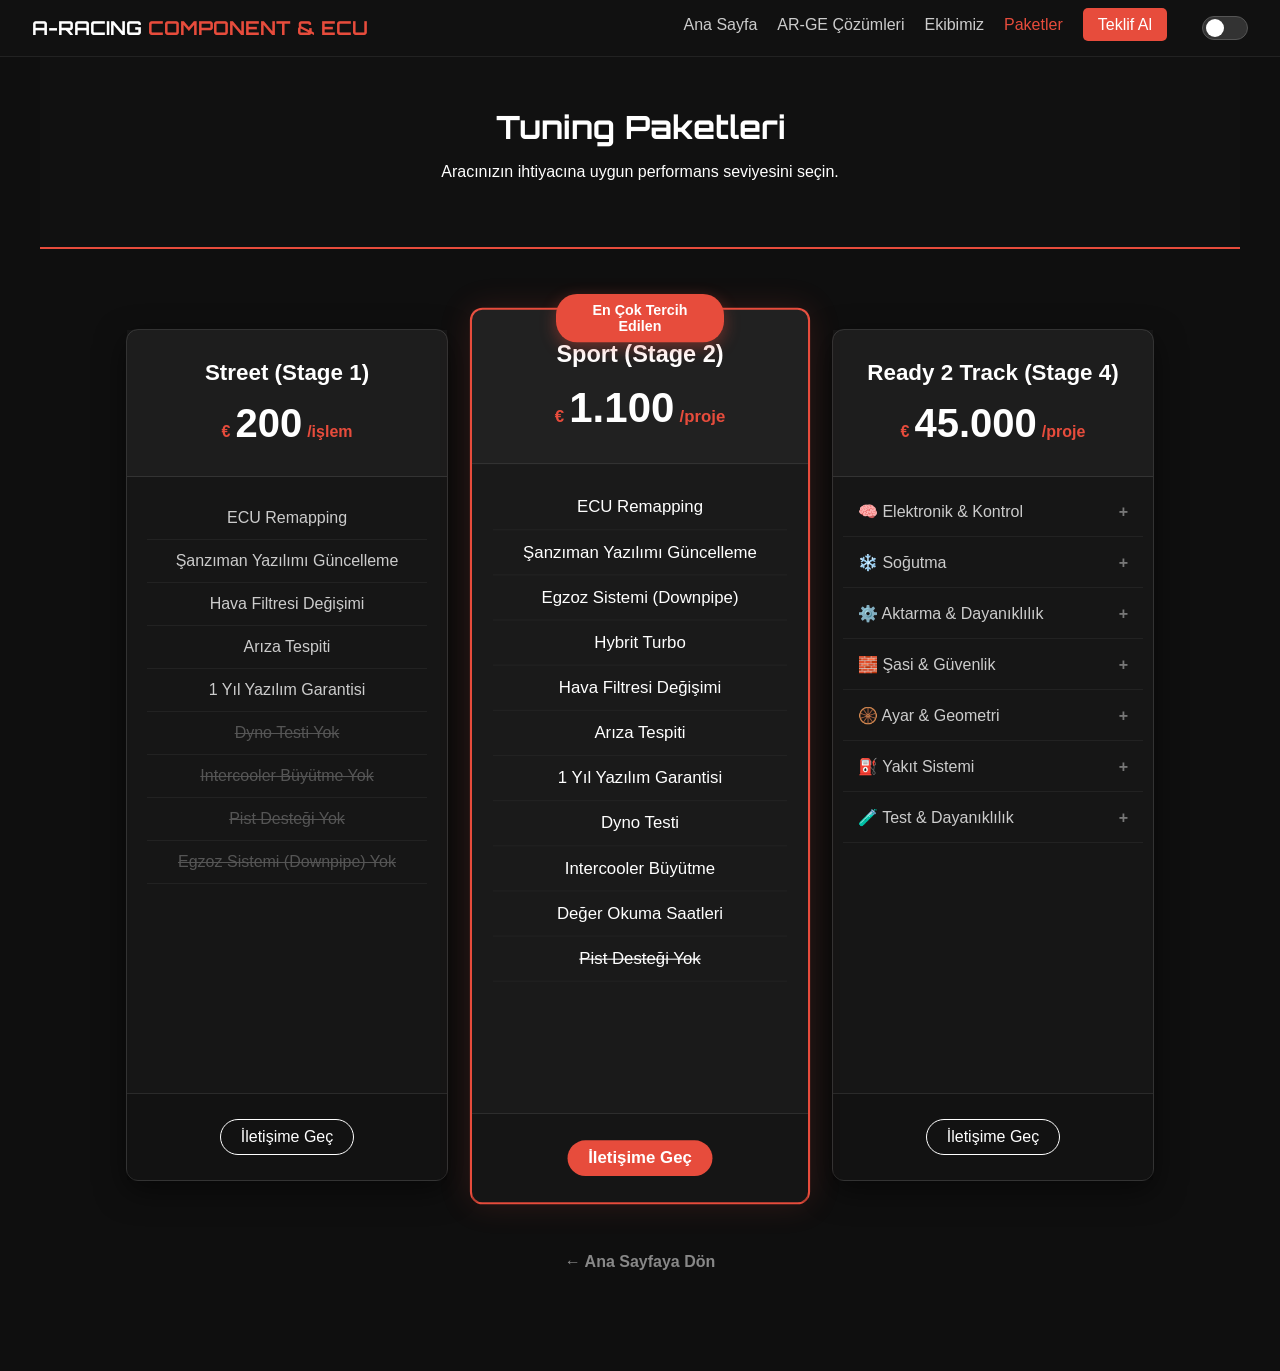
<file: task2.html>
<!DOCTYPE html>
<html lang="tr">
<head>
    <meta charset="UTF-8">
    <meta name="viewport" content="width=device-width, initial-scale=1.0">
    <title>Paketler | A-RACING</title>
    <link rel="stylesheet" href="style.css">
    <link href="https://fonts.googleapis.com/css2?family=Orbitron:wght@400;700&family=Roboto:wght@300;400;700&display=swap" rel="stylesheet">
    <link rel="stylesheet" href="https://cdnjs.cloudflare.com/ajax/libs/font-awesome/6.4.0/css/all.min.css">
</head>
<body>

    <nav class="navbar">
        <div class="logo" style="font-size: 1.2rem;">
            A-RACING <span>COMPONENT & ECU</span>
        </div>
        <ul class="nav-links">
            <li><a href="index.html">Ana Sayfa</a></li>
            <li><a href="index.html#services">AR-GE Çözümleri</a></li>
            <li><a href="team.html">Ekibimiz</a></li> 
            <li><a href="task2.html" class="active">Paketler</a></li>
            <li><a href="teklif.html" class="cta-btn">Teklif Al</a></li>
            <li class="theme-switch-wrapper" style="display: flex; align-items: center; margin-left: 15px;">
            <label class="theme-switch" for="theme-slider">
            <input type="checkbox" id="theme-slider">
            <div class="slider round"></div>
            </label>
            </li>
        </ul>
    </nav>

    <div class="main-container">

        <header class="page-header">
            <h1>Tuning Paketleri</h1>
            <p>Aracınızın ihtiyacına uygun performans seviyesini seçin.</p>
        </header>

        <div class="pricing-wrapper">

            <div class="card">
                <div class="card-header">
                    <h3>Street (Stage 1)</h3>
                    <div class="price-box">
                        <span class="currency">€</span>
                        <span class="amount">200</span>
                        <span class="period">/işlem</span>
                    </div>
                </div>
                <div class="card-body">
                    <ul>
                        <li>ECU Remapping</li>
                        <li>Şanzıman Yazılımı Güncelleme</li>
                        <li>Hava Filtresi Değişimi</li>
                        <li>Arıza Tespiti</li>
                        <li>1 Yıl Yazılım Garantisi</li>
                        <li class="disabled">Dyno Testi Yok</li>
                        <li class="disabled">Intercooler Büyütme Yok</li>
                        <li class="disabled">Pist Desteği Yok</li>
                        <li class="disabled">Egzoz Sistemi (Downpipe) Yok</li>
                    </ul>
                </div>
                <div class="card-footer">
                    <button class="btn toggle-btn" onclick="toggleSocials(this)">İletişime Geç</button>
                    
                    <div class="social-dropdown" style="display: none;">
                        <a href="https://www.instagram.com/ardahacimusalar/" target="_blank"><i class="fab fa-instagram"></i></a>
                        <a href="https://www.linkedin.com/in/ardahacimusalar/" target="_blank"><i class="fab fa-linkedin"></i></a>
                        <a href="mailto:ardahacimusalar@gmail.com"><i class="fas fa-envelope"></i></a>
                        <a href="https://github.com/ardahacimusalar" target="_blank"><i class="fab fa-github"></i></a>
                    </div>
                </div>
            </div>

            <div class="card popular">
                <div class="badge">En Çok Tercih Edilen</div> 
                
                <div class="card-header">
                    <h3>Sport (Stage 2)</h3>
                    <div class="price-box">
                        <span class="currency">€</span>
                        <span class="amount">1.100</span>
                        <span class="period">/proje</span>
                    </div>
                </div>
                <div class="card-body">
                    <ul>
                        <li>ECU Remapping</li>
                        <li>Şanzıman Yazılımı Güncelleme</li>
                        <li>Egzoz Sistemi (Downpipe)</li>
                        <li>Hybrit Turbo</li>
                        <li>Hava Filtresi Değişimi</li>
                        <li>Arıza Tespiti</li>
                        <li>1 Yıl Yazılım Garantisi</li>
                        <li>Dyno Testi</li>
                        <li>Intercooler Büyütme</li>
                        <li>Değer Okuma Saatleri</li>
                        <li class="disabled">Pist Desteği Yok</li>
                        
                    </ul>
                </div>
                <div class="card-footer">
                    <button class="btn btn-primary toggle-btn" onclick="toggleSocials(this)">İletişime Geç</button>
                    
                    <div class="social-dropdown" style="display: none;">
                        <a href="https://www.instagram.com/ardahacimusalar/" target="_blank"><i class="fab fa-instagram"></i></a>
                        <a href="https://www.linkedin.com/in/ardahacimusalar/" target="_blank"><i class="fab fa-linkedin"></i></a>
                        <a href="mailto:ardahacimusalar@gmail.com"><i class="fas fa-envelope"></i></a>
                        <a href="https://github.com/ardahacimusalar" target="_blank"><i class="fab fa-github"></i></a>
                    </div>
                </div>
            </div>

        <div class="card"> <div class="card-header">
                    <h3>Ready 2 Track (Stage 4)</h3>
                    <div class="price-box">
                        <span class="currency">€</span>
                        <span class="amount">45.000</span>
                        <span class="period">/proje</span>
                    </div>
                </div>
                
                <div class="accordion-container">
                    
                    <button class="acc-btn">🧠 Elektronik & Kontrol</button>
                    <div class="acc-panel">
                        <ul>
                            <li>Bağımsız ECU (MoTeC/Haltech)</li>
                            <li>Traction & Launch Control</li>
                            <li>Data Logging + Telemetry</li>
                            <li>EGT, AFR, Knock Analizi</li>
                        </ul>
                    </div>

                    <button class="acc-btn">❄️ Soğutma</button>
                    <div class="acc-panel">
                        <ul>
                            <li>Büyük Alüminyum Radyatör</li>
                            <li>Oil Cooler (Yağ Soğutucu)</li>
                            <li>Şanzıman & Dif. Soğutucu</li>
                            <li>Isı Kalkanları (Turbo/Motor)</li>
                        </ul>
                    </div>

                    <button class="acc-btn">⚙️ Aktarma & Dayanıklılık</button>
                    <div class="acc-panel">
                        <ul>
                            <li>Limited Slip Differential (LSD)</li>
                            <li>Güçlendirilmiş Akslar & CV</li>
                            <li>Racing Clutch + Hafif Volan</li>
                            <li>Solid Motor & Şanzıman Kulakları</li>
                        </ul>
                    </div>

                    <button class="acc-btn">🧱 Şasi & Güvenlik</button>
                    <div class="acc-panel">
                        <ul>
                            <li>Seam Welding (Şasi Kaynak Güçlendirme)</li>
                            <li>Strut Bar (Ön + Arka)</li>
                            <li>Yangın Söndürme (FIA Onaylı)</li>
                            <li>6 Nokta Kemer + Bucket Koltuk</li>
                            <li>Kill Switch (Elektrik Kesici)</li>
                        </ul>
                    </div>

                    <button class="acc-btn">🛞 Ayar & Geometri</button>
                    <div class="acc-panel">
                        <ul>
                            <li>Ayarlanabilir Camber Plate</li>
                            <li>Corner Balance (Ağırlık)</li>
                            <li>Profesyonel Pist Alignment</li>
                        </ul>
                    </div>

                    <button class="acc-btn">⛽ Yakıt Sistemi</button>
                    <div class="acc-panel">
                        <ul>
                            <li>Yüksek Basınç Pompası (belki 2X)</li>
                            <li>Büyük Enjektörler</li>
                            <li>Ethanol Uyumlu Sistem (E0 dan 100e)</li>
                        </ul>
                    </div>

                    <button class="acc-btn">🧪 Test & Dayanıklılık</button>
                    <div class="acc-panel">
                        <ul>
                            <li>Uzun Stint Pist Testleri</li>
                            <li>Isı Dayanıklılık Testleri</li>
                            <li>Parça Ömrü Takibi</li>
                        </ul>
                    </div>

                </div>
                <div class="card-footer">
                    <button class="btn toggle-btn" onclick="toggleSocials(this)">İletişime Geç</button>
                    
                    <div class="social-dropdown" style="display: none;">
                        <a href="https://www.instagram.com/ardahacimusalar/" target="_blank"><i class="fab fa-instagram"></i></a>
                        <a href="https://www.linkedin.com/in/ardahacimusalar/" target="_blank"><i class="fab fa-linkedin"></i></a>
                        <a href="mailto:ardahacimusalar@gmail.com"><i class="fas fa-envelope"></i></a>
                        <a href="https://github.com/ardahacimusalar" target="_blank"><i class="fab fa-github"></i></a>
                    </div>
                </div>
            </div>
        
        <div class="back-link">
            <a href="index.html">← Ana Sayfaya Dön</a>
        </div>

    </div> 

    <script>
        // 1. SOSYAL MEDYA BUTONU İÇİN FONKSİYON
        function toggleSocials(btn) {
            var dropdown = btn.nextElementSibling;
            
            if (dropdown.style.display === "none") {
                dropdown.style.display = "flex";
                btn.textContent = "Kapat"; 
            } else {
                dropdown.style.display = "none";
                btn.textContent = "İletişime Geç"; 
            }
        }

        // LİSTE AÇMA/KAPAMA FONKSİYONU (Stage 4 İçin)
        // Sayfadaki tüm "acc-btn" sınıfına sahip butonları buluyoruz
        var acc = document.getElementsByClassName("acc-btn");
        var i;

        // Her bir butona tıklama özelliği ekliyoruz
        for (i = 0; i < acc.length; i++) {
            acc[i].addEventListener("click", function() {
                /* Tıklanan butona "active" sınıfı ekle (Rengi değişsin, + işareti - olsun) */
                this.classList.toggle("active");

                /* Hemen altındaki paneli (gizli listeyi) bul */
                var panel = this.nextElementSibling;
                
                /* Eğer açıksa kapat, kapalıysa aç */
                if (panel.style.maxHeight) {
                    panel.style.maxHeight = null; // Kapat
                } else {
                    panel.style.maxHeight = panel.scrollHeight + "px"; // İçerik kadar aç
                } 
            });
        }
    </script>

    <script>
        // Sayfa yüklendiğinde LocalStorage'dan temayı kontrol et
        const currentTheme = localStorage.getItem('theme');
        const toggleSwitch = document.getElementById('theme-slider');

        // Eğer hafızada 'light' kayıtlıysa aydınlık modu aktif et
        if (currentTheme === 'light') {
            document.body.classList.add('light-mode');
            if (toggleSwitch) toggleSwitch.checked = true;
        }

        // Butona tıklandığında temayı değiştir ve hafızaya kaydet
        if (toggleSwitch) {
            toggleSwitch.addEventListener('change', function(e) {
                if (e.target.checked) {
                    document.body.classList.add('light-mode');
                    localStorage.setItem('theme', 'light');
                } else {
                    document.body.classList.remove('light-mode');
                    localStorage.setItem('theme', 'dark');
                }
            });
        }
    </script>
</body>
</html>
</file>
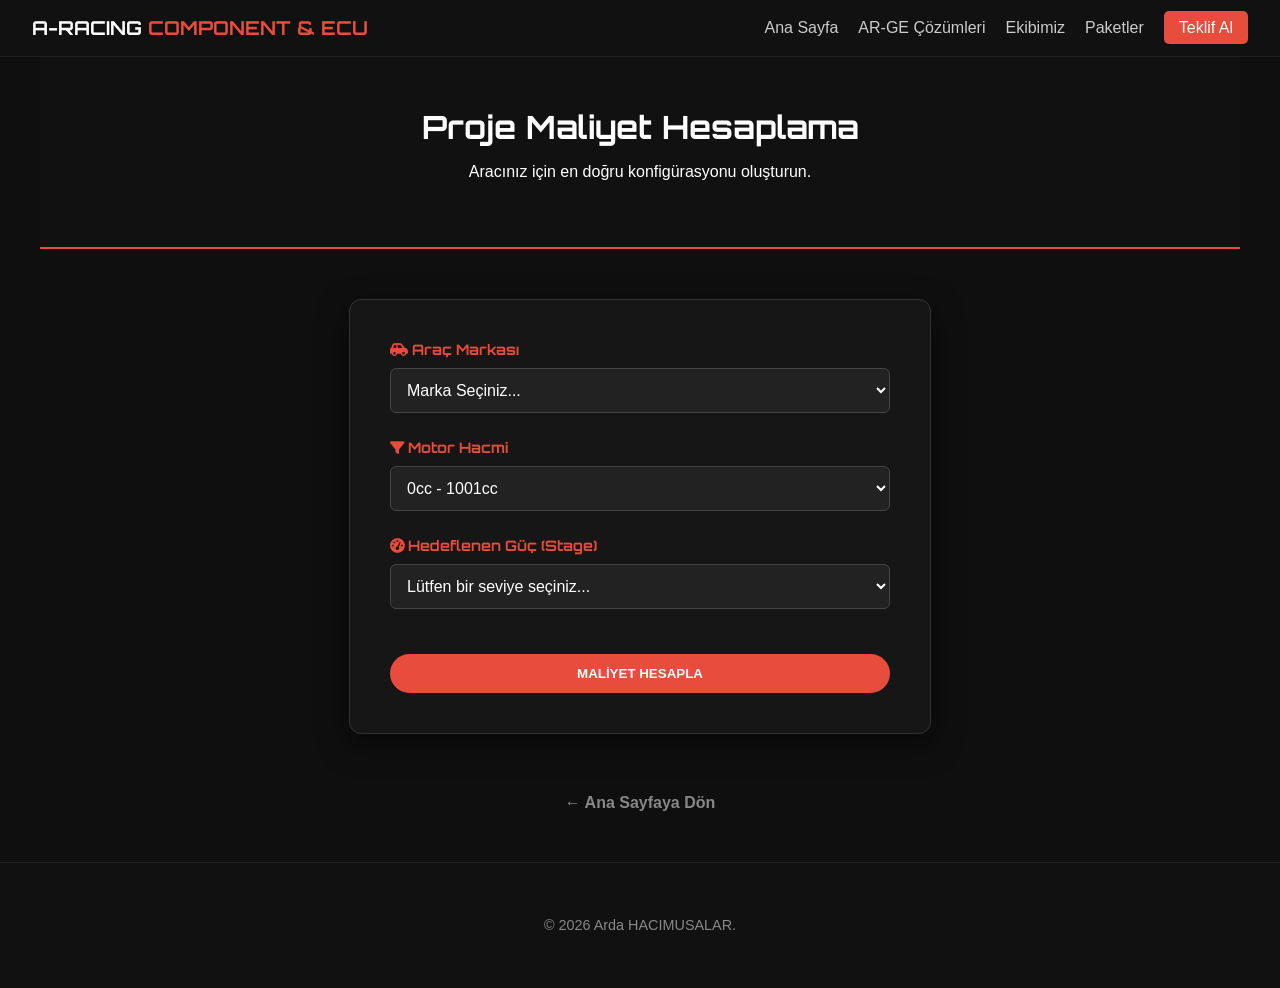
<file: teklif.html>
<!DOCTYPE html>
<html lang="tr">
<head>
    <meta charset="UTF-8">
    <meta name="viewport" content="width=device-width, initial-scale=1.0">
    <title>Akıllı Fiyatlandırma | A-RACING</title>
    <link rel="stylesheet" href="style.css">
    <link href="https://fonts.googleapis.com/css2?family=Orbitron:wght@400;700&family=Roboto:wght@300;400;700&display=swap" rel="stylesheet">
    <link rel="stylesheet" href="https://cdnjs.cloudflare.com/ajax/libs/font-awesome/6.4.0/css/all.min.css">
    <style>
        .dynamic-section {
            animation: fadeIn 0.4s ease-in-out;
        }
        textarea.form-control {
            resize: vertical;
            min-height: 100px;
        }
        .free-price {
            color: #2ecc71;
            font-weight: bold;
        }
        
        /* Sonuç Kutusu İçi Sosyal Medya Ayarları */
        .result-socials {
            display: none; /* Başlangıçta gizli */
            justify-content: center;
            gap: 20px;
            margin-top: 20px;
            padding-top: 15px;
            border-top: 1px solid #333;
            animation: slideDown 0.3s ease-out;
        }
        .result-socials a {
            color: #ccc;
            font-size: 2rem;
            transition: 0.3s;
        }
        .result-socials a:hover {
            color: #e74c3c;
            transform: scale(1.2);
            text-shadow: 0 0 15px rgba(231, 76, 60, 0.6);
        }

        /* Animasyon */
        @keyframes slideDown {
            from { opacity: 0; transform: translateY(-10px); }
            to { opacity: 1; transform: translateY(0); }
        }
    </style>
</head>
<body>

    <nav class="navbar">
        <div class="logo" style="font-size: 1.2rem;">
            A-RACING <span>COMPONENT & ECU</span>
        </div>
        <ul class="nav-links">
            <li><a href="index.html">Ana Sayfa</a></li>
            <li><a href="index.html#services">AR-GE Çözümleri</a></li>
            <li><a href="team.html">Ekibimiz</a></li> 
            <li><a href="task2.html">Paketler</a></li>
            <li><a href="teklif.html" class="cta-btn active">Teklif Al</a></li>
        </ul>
    </nav>

    <div class="main-container">

        <header class="page-header">
            <h1>Proje Maliyet Hesaplama</h1>
            <p>Aracınız için en doğru konfigürasyonu oluşturun.</p>
        </header>

        <div class="calculator-wrapper">
            
            <div class="calculator-box">
                <form id="quoteForm">

                    <div class="form-group">
                        <label for="brandSelect"><i class="fas fa-car-side"></i> Araç Markası</label>
                        <select id="brandSelect" class="form-control">
                            <option value="" disabled selected hidden>Marka Seçiniz...</option>
                            <option value="Alfa Romeo">Alfa Romeo</option>
                            <option value="Audi">Audi</option>
                            <option value="BMW">BMW</option>
                            <option value="Chevrolet">Chevrolet</option>
                            <option value="Citroen">Citroën</option>
                            <option value="Dacia">Dacia</option>
                            <option value="Fiat">Fiat</option>
                            <option value="Ford">Ford</option>
                            <option value="Honda">Honda</option>
                            <option value="Hyundai">Hyundai</option>
                            <option value="Kia">Kia</option>
                            <option value="Mercedes">Mercedes-Benz</option>
                            <option value="Mini">Mini</option>
                            <option value="Mitsubishi">Mitsubishi</option>
                            <option value="Nissan">Nissan</option>
                            <option value="Opel">Opel</option>
                            <option value="Peugeot">Peugeot</option>
                            <option value="Renault">Renault</option>
                            <option value="Seat">Seat</option>
                            <option value="Skoda">Skoda</option>
                            <option value="Subaru">Subaru</option>
                            <option value="Suzuki">Suzuki</option>
                            <option value="Toyota">Toyota</option>
                            <option value="Volkswagen">Volkswagen</option>
                            <option value="Volvo">Volvo</option>
                            <option value="Diğer">Diğer / Listede Yok</option>
                        </select>
                    </div>
                    
                    <div class="form-group">
                        <label for="engineSize"><i class="fas fa-filter"></i> Motor Hacmi</label>
                        <select id="engineSize" class="form-control">
                            <option value="1">0cc - 1001cc</option>
                            <option value="1">1001cc - 1301cc</option>
                            <option value="1">1301cc - 1599cc</option>
                            <option value="1">1599cc - 2000cc</option>
                            <option value="1">2000cc - 3000cc</option>
                            <option value="1">3000cc - 9999cc</option>
                        </select>
                    </div>

                    <div class="form-group">
                        <label for="packageSelect"><i class="fas fa-tachometer-alt"></i> Hedeflenen Güç (Stage)</label>
                        <select id="packageSelect" class="form-control" onchange="updateOptions()">
                            <option value="0" disabled selected hidden>Lütfen bir seviye seçiniz...</option>
                            <option value="200">Stage 1: Street (Yazılım Odaklı) - 200 €</option>
                            <option value="1100">Stage 2: Sport (Donanım + Yazılım) - 1.100 €</option>
                            <option value="45000">Stage 4: Track (Pist Projesi) - 45.000 €</option>
                        </select>
                    </div>

                    <div id="dynamicOptionsArea" class="dynamic-section"></div>

                    <button type="button" id="calculateBtn" class="btn-primary" style="width: 100%; border: none; cursor: pointer; margin-top: 20px;">
                        MALİYET HESAPLA
                    </button>

                </form>
            </div>

            <div class="result-box" id="resultBox" style="display: none;">
                <h3>Tahmini Proje Bütçesi</h3>
                <div class="final-price">
                    <span id="priceValue">0</span> <span class="currency">€</span>
                </div>
                <p id="resultText" style="font-size: 0.9rem; color: #ccc;">
                    *Seçilen opsiyonlara göre hesaplanmıştır.
                </p>
                
                <button id="toggleSocialBtn" class="btn-primary" style="margin-top: 15px; border:none; cursor: pointer; width: 100%;" onclick="toggleResultSocials()">
                    Randevu ve Detaylar
                </button>

                <div class="result-socials" id="socialArea">
                    <a href="https://www.instagram.com/ardahacimusalar/" target="_blank"><i class="fab fa-instagram"></i></a>
                    <a href="https://www.linkedin.com/in/ardahacimusalar/" target="_blank"><i class="fab fa-linkedin"></i></a>
                    <a href="mailto:ardahacimusalar@gmail.com"><i class="fas fa-envelope"></i></a>
                    <a href="https://github.com/ardahacimusalar" target="_blank"><i class="fab fa-github"></i></a>
                </div>

            </div>

        </div>
        <div class="back-link">
            <a href="index.html">← Ana Sayfaya Dön</a>
        </div>

    </div>

    <footer>
        <p>&copy; 2026 Arda HACIMUSALAR.</p>
    </footer>

    <script>
        // DOM Elemanları
        const packageSelect = document.getElementById('packageSelect');
        const dynamicArea = document.getElementById('dynamicOptionsArea');
        const btn = document.getElementById('calculateBtn');
        const resultBox = document.getElementById('resultBox');
        const priceDisplay = document.getElementById('priceValue');

        // Opsiyonlar (Fiyatları güncellendi)
        const standardOptions = `
            <div class="form-group">
                <label><i class="fas fa-plus-circle"></i> Ekstra Yazılım Özellikleri</label>
                <div class="checkbox-group">
                    <input type="checkbox" class="calc-option" value="0">
                    <label>Popcorn (Patlatma) <span class="free-price">(+0 €)</span></label>
                </div>
                <div class="checkbox-group">
                    <input type="checkbox" class="calc-option" value="0">
                    <label>Hız Limiti İptali (Vmax) <span class="free-price">(+0 €)</span></label>
                </div>
                <div class="checkbox-group">
                    <input type="checkbox" class="calc-option" value="0">
                    <label>AdBlue / DPF / EGR İptali <span class="free-price">(+0 €)</span></label>
                </div>
            </div>
        `;

        const stage1Extras = `
            <div class="form-group">
                <label><i class="fas fa-arrow-up"></i> Stage 2'ye Hazırlık (Donanım)</label>
                <div class="checkbox-group">
                    <input type="checkbox" class="calc-option" value="250">
                    <label>Downpipe (Katalizör İptali) (+250 €)</label>
                </div>
                <div class="checkbox-group">
                    <input type="checkbox" class="calc-option" value="100">
                    <label>Kutu İçi Performans Filtresi (+100 €)</label>
                </div>
            </div>
        `;

        const stage2Extras = `
            <div class="form-group">
                <label><i class="fas fa-cogs"></i> İleri Seviye Güçlendirme</label>
                <div class="checkbox-group">
                    <input type="checkbox" class="calc-option" value="400">
                    <label>Intercooler (10.5L - 13L) (+400 €)</label>
                </div>
                <div class="checkbox-group">
                    <input type="checkbox" class="calc-option" value="1200">
                    <label>Hybrid Turbo Setup (+1.200 €)</label>
                </div>
                <div class="checkbox-group">
                    <input type="checkbox" class="calc-option" value="600">
                    <label>Methanol Kit (AEM V3) (+600 €)</label>
                </div>
            </div>
        `;

        const stage4Extras = `
            <div class="form-group">
                <label for="customRequest"><i class="fas fa-pen"></i> Proje Detayları & Hedefler</label>
                <p style="font-size: 0.8rem; color: #aaa; margin-bottom:10px;">
                    Track projeleri butik bir çalışmadır. Lütfen hedeflediğiniz pist süresini ve mevcut mekanik durumunuzu belirtin.
                </p>
                <textarea id="customRequest" class="form-control" placeholder="Örn: İstanbul Park 2.10 altı hedefliyorum. Roll cage ve forged motor işlemi için detaylı bilgi istiyorum..."></textarea>
            </div>
        `;

        function updateOptions() {
            const val = parseInt(packageSelect.value);
            let content = "";

            if (val === 200) { 
                content = standardOptions + stage1Extras;
            } else if (val === 1100) { 
                content = standardOptions + stage2Extras;
            } else if (val === 45000) { 
                content = stage4Extras;
            }
            dynamicArea.innerHTML = content;
        }

        // HESAPLAMA BUTONU
        btn.addEventListener('click', function() {
            let basePrice = parseFloat(packageSelect.value);
            if (isNaN(basePrice)) {
                alert("Lütfen önce bir Tuning Paketi seçiniz!");
                return;
            }

            const brand = document.getElementById('brandSelect').value;
            if (brand === "") {
                alert("Lütfen aracınızın markasını seçiniz.");
                return;
            }

            let currentTotal = basePrice;
            const activeOptions = document.querySelectorAll('.calc-option');
            activeOptions.forEach(opt => {
                if(opt.checked) {
                    currentTotal += parseFloat(opt.value);
                }
            });

            priceDisplay.textContent = Math.round(currentTotal).toLocaleString('tr-TR');
            resultBox.style.display = 'block';
            
            // Eğer daha önce açıldıysa ve kapatıldıysa resetle
            const socialArea = document.getElementById('socialArea');
            const socialBtn = document.getElementById('toggleSocialBtn');
            socialArea.style.display = 'none';
            socialBtn.textContent = 'Randevu ve Detaylar';
            socialBtn.style.backgroundColor = '#e74c3c';
            socialBtn.style.color = '#fff';

            resultBox.scrollIntoView({ behavior: 'smooth' });
        });

        // SOSYAL MEDYA AÇ/KAPA FONKSİYONU
        function toggleResultSocials() {
            const socialArea = document.getElementById('socialArea');
            const socialBtn = document.getElementById('toggleSocialBtn');

            if (socialArea.style.display === "flex") {
                // Kapatma İşlemi
                socialArea.style.display = "none";
                socialBtn.textContent = "Randevu ve Detaylar";
                
                // Butonu eski haline getir
                socialBtn.style.backgroundColor = "#e74c3c";
                socialBtn.style.color = "#fff";
            } else {
                // Açma İşlemi
                socialArea.style.display = "flex";
                socialBtn.textContent = "Kapat";
                
                // Butonu beyaz/siyah yap (Task2 stilinde)
                socialBtn.style.backgroundColor = "#fff";
                socialBtn.style.color = "#000";
            }
        }
    </script>

</body>
</html>
</file>
<file: style.css>
/* =========================================
   1. GENEL AYARLAR (DARK MODE GLOBAL)
   ========================================= */
body {
    font-family: 'Segoe UI', Tahoma, Geneva, Verdana, sans-serif;
    background-color: #0f0f0f; /* Tüm site simsiyah zemin */
    color: #fff; /* Tüm yazılar beyaz */
    margin: 0;
    padding: 0;
}

/* Linkler */
a { text-decoration: none; color: inherit; }

/* Navigasyon */
.navbar {
    background-color: #111; /* Koyu gri bar */
    border-bottom: 1px solid #222;
    padding: 1rem 2rem;
    display: flex;
    justify-content: space-between;
    align-items: center;
    position: sticky;
    top: 0;
    z-index: 1000;
}

.logo {
    font-family: 'Orbitron', sans-serif;
    font-size: 1.3rem;
    font-weight: bold;
    color: white;
}
.logo span { color: #e74c3c; } /* Kırmızı vurgu */

.nav-links {
    list-style: none;
    display: flex;
    gap: 20px;
    margin: 0;
    padding: 0;
}

.nav-links a {
    color: #ccc;
    font-weight: 500;
    transition: 0.3s;
}

.nav-links a:hover, .nav-links a.active { color: #e74c3c; } /* Hover kırmızı olsun */

.cta-btn {
    background-color: #e74c3c;
    color: white !important;
    padding: 8px 15px;
    border-radius: 5px;
    transition: 0.3s;
}
.cta-btn:hover { background-color: #c0392b; }

.main-container {
    max-width: 1200px;
    margin: 0 auto;
    padding-bottom: 50px;
}

/* Sayfa Başlıkları */
.page-header {
    text-align: center;
    padding: 50px 20px;
    background: #111;
    color: white;
    margin-bottom: 30px;
    border-bottom: 2px solid #e74c3c; /* Altına kırmızı çizgi */
}
.page-header h1 { margin: 0 0 10px 0; font-family: 'Orbitron', sans-serif; }

.back-link { text-align: center; margin-top: 40px; }
.back-link a { color: #888; font-weight: bold; }
.back-link a:hover { color: #e74c3c; }

/* =========================================
   2. ANA SAYFA (INDEX) STİLLERİ
   ========================================= */
.hero {
    display: flex;
    align-items: center;
    justify-content: space-between;
    padding: 80px 10%;
    background: linear-gradient(rgba(0,0,0,0.8), rgba(0,0,0,0.8)), url('motor.png');
    background-size: cover;
    background-position: center;
    background-attachment: fixed;
    color: white;
    min-height: 500px;
}

.hero-content { flex: 1; padding-right: 50px; z-index: 2; }
.hero h1 { font-size: 3.5rem; font-family: 'Orbitron', sans-serif; margin-bottom: 20px; }
.hero .highlight { color: #e74c3c; }
.hero p { font-size: 1.2rem; margin-bottom: 30px; line-height: 1.6; color: #ddd; }
.hero-image { flex: 1; display: flex; justify-content: flex-end; }

.hero-image img {
    max-width: 100%;
    width: 500px;
    border-radius: 20px;
    box-shadow: 0 0 30px rgba(231, 76, 60, 0.4);
    border: 2px solid rgba(255,255,255,0.1);
    animation: float 6s ease-in-out infinite;
}

.btn-primary {
    background-color: #e74c3c;
    color: white;
    padding: 12px 30px;
    text-decoration: none;
    border-radius: 50px;
    font-weight: bold;
    display: inline-block;
    transition: 0.3s;
}
.btn-primary:hover { transform: scale(1.05); background-color: #c0392b; }

@keyframes float {
    0% { transform: translatey(0px); }
    50% { transform: translatey(-20px); }
    100% { transform: translatey(0px); }
}

/* Hizmetler Bölümü (Dark Mode) */
.services { 
    padding: 80px 10%; 
    text-align: center; 
    background: #0f0f0f; 
}

.services h2 { 
    margin-bottom: 50px; 
    color: #fff; 
    font-family: 'Orbitron', sans-serif; 
    font-size: 2.5rem; 
    text-transform: uppercase;
    letter-spacing: 2px;
}

.grid-container {
    display: grid;
    grid-template-columns: repeat(auto-fit, minmax(300px, 1fr));
    gap: 30px;
}

.service-box {
    background: #161616; 
    padding: 40px;
    border-radius: 6px; 
    transition: all 0.3s ease;
    border: 1px solid #333; 
    box-shadow: 0 4px 15px rgba(0,0,0,0.5); 
}

.service-box h3 {
    color: #fff;
    font-family: 'Orbitron', sans-serif;
    margin-bottom: 15px;
    text-transform: uppercase;
    font-size: 1.2rem;
}

.service-box p { color: #ccc; font-size: 0.95rem; }

.service-box:hover { 
    transform: translateY(-5px);
    border: 1px solid #e74c3c;
    background: #1a1a1a;
    box-shadow: 0 0 20px rgba(231, 76, 60, 0.15);
}

footer { 
    background: #111;
    color: #888; 
    text-align: center; 
    padding: 40px 20px; 
    margin-top: 0; 
    border-top: 1px solid #222;
}

footer p { margin-bottom: 15px; font-size: 0.9rem; }

footer a {
    color: #c06c6c; /* Soluk Kırmızı */
    font-weight: 500;
    transition: color 0.3s;
}

footer a:hover {
    color: #e74c3c; 
    text-shadow: 0 0 10px rgba(231, 76, 60, 0.4);
}

/* =========================================
   3. EKİP SAYFASI KARTLARI
   ========================================= */
.team-grid {
    display: flex;
    justify-content: center;
    flex-wrap: wrap;
    gap: 40px;
    padding: 20px;
}

.team-card {
    background-color: transparent;
    width: 340px;
    height: 520px;
    perspective: 1000px;
}

.card-inner {
    position: relative;
    width: 100%;
    height: 100%;
    text-align: center;
    transition: transform 0.8s;
    transform-style: preserve-3d;
    box-shadow: 0 4px 15px rgba(0,0,0,0.3);
    border-radius: 15px;
}

.team-card:hover .card-inner { transform: rotateY(180deg); }

.card-front, .card-back {
    position: absolute;
    width: 100%;
    height: 100%;
    -webkit-backface-visibility: hidden;
    backface-visibility: hidden;
    border-radius: 15px;
    display: flex;
    flex-direction: column;
    justify-content: center;
    align-items: center;
    padding: 25px;
    box-sizing: border-box;
}

.card-front { 
    background-color: #161616; 
    color: #fff; 
    border: 1px solid #333; 
}

.card-front img {
    width: 120px;
    height: 120px;
    border-radius: 50%;
    object-fit: cover;
    border: 3px solid #e74c3c;
    margin-bottom: 20px;
}

.verified-badge {
    margin-top: 15px;
    color: #2ecc71;
    background: rgba(46, 204, 113, 0.1);
    padding: 5px 15px;
    border-radius: 20px;
    font-weight: bold;
    font-size: 0.9rem;
}

.card-back { 
    background-color: #1a1a1a; 
    color: white; 
    transform: rotateY(180deg); 
    border: 1px solid #e74c3c;
}

.certificate-container {
    margin: 15px 0 20px 0;
    padding: 10px;
    background: rgba(255,255,255,0.05);
    border-radius: 8px;
    width: 90%;
}
.cert-img { width: 100%; border-radius: 4px; background: white; }

.socials { display: flex; gap: 15px; margin-top: auto; padding-bottom: 10px; }
.socials i { font-size: 1.5rem; color: #ccc; transition: 0.3s; }
.socials i:hover { color: #e74c3c; transform: scale(1.2); }

/* Diğer Personel (Slide Card) */
.slide-card {
    position: relative;
    width: 340px;
    height: 520px;
    background: #161616;
    border-radius: 15px;
    overflow: hidden;
    box-shadow: 0 4px 15px rgba(0,0,0,0.2);
    border: 1px solid #333;
}

.slide-img-box { width: 100%; height: 100%; transition: transform 0.5s ease; }
.slide-img-box img { width: 100%; height: 100%; object-fit: cover; }

.slide-card:hover .slide-img-box { transform: translateY(-120px); opacity: 0.4; }

.slide-details {
    position: absolute;
    bottom: -150px;
    left: 0;
    width: 100%;
    height: 150px;
    padding: 20px;
    box-sizing: border-box;
    background: linear-gradient(to top, #111, transparent);
    color: white;
    text-align: center;
    transition: bottom 0.5s ease;
    display: flex;
    flex-direction: column;
    justify-content: flex-end;
}

.slide-card:hover .slide-details { bottom: 0; }
.slide-details h3 { margin: 0; font-size: 1.6rem; }
.slide-details .role { color: #e74c3c; font-weight: bold; margin-bottom: 10px; }
.slide-socials { display: flex; justify-content: center; gap: 15px; margin-top: 10px; }
.slide-socials i { font-size: 1.4rem; color: #ccc; cursor: pointer; transition: 0.3s; }
.slide-socials i:hover { color: #e74c3c; transform: scale(1.2); }

/* =========================================
   4. PAKETLER SAYFASI & KART AYARLARI
   ========================================= */
.pricing-wrapper {
    display: flex;
    justify-content: center;
    gap: 30px;
    padding: 50px 20px;
    flex-wrap: wrap; 
    align-items: flex-start; /* Kartları üstten hizala */
}

/* Kart Genel Yapısı (Düzeltilmiş Boyut) */
.card {
    background: #161616; 
    width: 320px; /* Standart genişlik */
    min-height: 850px; /* Stage 4 ve 1 eşit boyda dursun diye yükseklik */
    border-radius: 12px;
    box-shadow: 0 10px 30px rgba(0,0,0,0.5);
    text-align: center;
    overflow: visible;
    transition: transform 0.3s;
    position: relative;
    border: 1px solid #333;
    display: flex;
    flex-direction: column;
    justify-content: space-between; /* İçeriği yay, butonu alta it */
}

.card:hover { transform: translateY(-10px); border-color: #e74c3c; }

/* Popüler Kart (Ortadaki - Parlak) */
.card.popular {
    transform: scale(1.05);
    border: 2px solid #e74c3c;
    background: #1a1a1a;
    z-index: 10;
    box-shadow: 0 0 30px rgba(231, 76, 60, 0.15);
}
.card.popular:hover { transform: scale(1.10); }

/* Ortadaki kartın listeleri PARLAK BEYAZ olsun */
.card.popular .card-body li {
    color: #fff !important; 
    font-weight: 500;
}

/* Kart Başlığı */
.card-header { 
    background: rgba(255,255,255,0.03); 
    padding: 30px 20px; 
    border-bottom: 1px solid #333; 
}
.card-header h3 { margin: 0; color: #fff; font-size: 1.4rem; }

/* Fiyat Kutusu */
.price-box { 
    margin-top: 15px; 
    display: flex; 
    justify-content: center; 
    align-items: baseline; 
    font-weight: bold;
    color: #e74c3c; 
}
.amount { font-size: 2.5rem; margin: 0 5px; color: #fff; }

/* Özellik Listesi */
.card-body ul { list-style: none; padding: 20px; margin: 0; }
.card-body li { 
    padding: 12px 0; 
    border-bottom: 1px solid #222; 
    color: #ccc; 
}
.card-body li.disabled { color: #555; text-decoration: line-through; }

/* Kart Altı (Buton Alanı) */
.card-footer { 
    padding: 25px; 
    background: rgba(0,0,0,0.2); 
    border-top: 1px solid rgba(255,255,255,0.1);
    margin-top: auto; /* En alta sabitle */
}

.badge {
    position: absolute;
    top: -15px;
    left: 50%;
    transform: translateX(-50%);
    background: #e74c3c;
    color: white;
    padding: 8px 20px;
    font-size: 0.85rem;
    font-weight: bold;
    border-radius: 20px;
    box-shadow: 0 5px 15px rgba(231, 76, 60, 0.4);
}

/* =========================================
   5. İLETİŞİM DROPDOWN (AKORDİYON)
   ========================================= */
.social-dropdown {
    margin-top: 15px;
    padding-top: 15px;
    border-top: 1px solid #333; 
    display: flex;
    justify-content: center;
    gap: 20px;
    animation: slideDown 0.3s ease-out; 
}

.social-dropdown a {
    color: #ccc; 
    font-size: 1.8rem; 
    transition: 0.3s;
}

/* Kırmızı (Popular) kartın içindeki ikonlar kırmızı */
.card.popular .social-dropdown a { color: #e74c3c; }

.social-dropdown a:hover {
    color: #fff; 
    text-shadow: 0 0 10px rgba(255,255,255,0.5);
    transform: scale(1.2);
}

.toggle-btn {
    background: transparent; 
    border: none; 
    cursor: pointer; 
    font-family: inherit; 
    font-size: 1rem;
    color: #fff;
    border: 1px solid #fff;
    padding: 8px 20px;
    border-radius: 20px;
    transition: 0.3s;
}

.toggle-btn:hover { background: #fff; color: #000; }

.card.popular .toggle-btn {
    background: #e74c3c;
    border: none;
}
.card.popular .toggle-btn:hover { background: #c0392b; color: white; }

@keyframes slideDown {
    from { opacity: 0; transform: translateY(-10px); }
    to { opacity: 1; transform: translateY(0); }
}

/* =========================================
   6. STAGE 4 AKORDİYON LİSTE STİLLERİ
   ========================================= */
.accordion-container {
    padding: 10px;
    text-align: left;
    flex-grow: 1; 
}

/* Kategori Başlık Butonları (Stage 4 - SÖNÜK GRİ YAPILDI) */
.acc-btn {
    background-color: transparent;
    color: #ccc; 
    cursor: pointer;
    padding: 15px;
    width: 100%;
    text-align: left;
    border: none;
    border-bottom: 1px solid #222;
    outline: none;
    font-size: 1rem;
    font-weight: normal; 
    transition: 0.4s;
    display: flex;
    justify-content: space-between;
    align-items: center;
    font-family: 'Segoe UI', sans-serif;
}

/* Mouse üzerine gelince parlasın */
.acc-btn:hover, .acc-btn.active {
    background-color: rgba(255,255,255,0.05);
    color: #fff; /* Tıklayınca beyaz olsun */
}

/* Yanındaki + işareti */
.acc-btn:after {
    content: '\002B'; 
    color: #777;
    font-weight: bold;
    float: right;
    margin-left: 5px;
}

.acc-btn.active:after {
    content: "\2212"; 
    color: #e74c3c;
}

/* İçerik Kutusu */
.acc-panel {
    padding: 0 15px;
    background-color: #161616;
    max-height: 0;
    overflow: hidden;
    transition: max-height 0.3s ease-out;
    border-bottom: 1px solid transparent;
}

.acc-panel ul {
    list-style: none;
    padding: 10px 0;
    margin: 0;
}

.acc-panel li {
    padding: 8px 0;
    border-bottom: 1px solid #222;
    color: #ccc;
    font-size: 0.9rem;
    position: relative;
    padding-left: 15px;
}

.acc-panel li::before {
    content: "-";
    position: absolute;
    left: 0;
    color: #e74c3c;
}

.acc-panel li:last-child { border-bottom: none; }
/* =========================================
   7. TEKLİF SAYFASI (CALCULATOR) STİLLERİ
   ========================================= */

.calculator-wrapper {
    display: flex;
    flex-wrap: wrap;
    justify-content: center;
    gap: 40px;
    padding: 20px;
}

.calculator-box {
    background: #161616;
    padding: 40px;
    border-radius: 12px;
    border: 1px solid #333;
    width: 100%;
    max-width: 500px;
    box-shadow: 0 10px 30px rgba(0,0,0,0.5);
}

.form-group {
    margin-bottom: 25px;
    text-align: left;
}

.form-group label {
    display: block;
    margin-bottom: 10px;
    font-weight: bold;
    color: #e74c3c; /* Kırmızı başlıklar */
    font-family: 'Orbitron', sans-serif;
    font-size: 0.9rem;
}

.form-control {
    width: 100%;
    padding: 12px;
    background: #222;
    border: 1px solid #444;
    border-radius: 6px;
    color: #fff;
    font-size: 1rem;
    transition: 0.3s;
    outline: none;
}

.form-control:focus {
    border-color: #e74c3c;
    box-shadow: 0 0 10px rgba(231, 76, 60, 0.2);
}

/* Checkbox Tasarımı */
.checkbox-group {
    display: flex;
    align-items: center;
    margin-bottom: 12px;
    padding: 10px;
    background: rgba(255,255,255,0.05);
    border-radius: 5px;
    cursor: pointer;
    transition: 0.2s;
}

.checkbox-group:hover {
    background: rgba(255,255,255,0.1);
}

.checkbox-group input {
    margin-right: 15px;
    transform: scale(1.2);
    cursor: pointer;
    accent-color: #e74c3c; /* Checkbox rengi kırmızı */
}

.checkbox-group label {
    margin: 0;
    color: #ccc;
    font-family: 'Roboto', sans-serif;
    cursor: pointer;
    width: 100%;
}

/* Sonuç Kutusu */
.result-box {
    background: #1a1a1a;
    border: 2px solid #e74c3c; /* Kırmızı Çerçeve */
    border-radius: 12px;
    padding: 40px;
    width: 100%;
    max-width: 400px;
    text-align: center;
    animation: fadeIn 0.5s ease-in-out;
    display: flex;
    flex-direction: column;
    justify-content: center;
    align-items: center;
    height: fit-content;
}

.result-box h3 {
    margin: 0 0 20px 0;
    font-family: 'Orbitron', sans-serif;
    color: #fff;
}

.final-price {
    font-size: 3.5rem;
    font-weight: bold;
    color: #e74c3c;
    margin-bottom: 10px;
    text-shadow: 0 0 20px rgba(231, 76, 60, 0.4);
}

.final-price .currency {
    font-size: 2rem;
    color: #fff;
}

#resultText {
    color: #888;
    font-size: 0.9rem;
    margin-bottom: 20px;
}

@keyframes fadeIn {
    from { opacity: 0; transform: translateY(20px); }
    to { opacity: 1; transform: translateY(0); }
}

/* =========================================
   8. FLOATING WIDGET (DM KUTUSU)
   ========================================= */

/* Yuvarlak Ana Buton */
.floating-btn {
    position: fixed;
    bottom: 30px;
    right: 30px;
    width: 60px;
    height: 60px;
    background-color: #e74c3c; /* Tema Kırmızısı */
    color: white;
    border-radius: 50%;
    display: flex;
    justify-content: center;
    align-items: center;
    font-size: 1.5rem;
    box-shadow: 0 0 20px rgba(231, 76, 60, 0.6);
    cursor: pointer;
    z-index: 9999;
    transition: transform 0.3s;
    animation: pulse 2s infinite; /* Kalp atışı efekti */
}

.floating-btn:hover {
    transform: scale(1.1);
    background-color: #c0392b;
}

/* Kırmızı Bildirim Noktası */
.notification-dot {
    position: absolute;
    top: 0;
    right: 0;
    width: 15px;
    height: 15px;
    background-color: #fff;
    border-radius: 50%;
    border: 2px solid #e74c3c;
}

/* Açılır Kutu Tasarımı */
.floating-box {
    display: none; /* Başlangıçta gizli */
    position: fixed;
    bottom: 100px; /* Butonun üstünde çıksın */
    right: 30px;
    width: 300px;
    background-color: #161616;
    border: 1px solid #333;
    border-radius: 12px;
    box-shadow: 0 10px 30px rgba(0,0,0,0.8);
    z-index: 9998;
    overflow: hidden;
    animation: slideUp 0.4s ease-out;
}

/* Kutu Başlığı */
.widget-header {
    background: linear-gradient(45deg, #e74c3c, #c0392b);
    padding: 15px;
    display: flex;
    justify-content: space-between;
    align-items: center;
    color: white;
}

.widget-header h4 {
    margin: 0;
    font-family: 'Orbitron', sans-serif;
    font-size: 0.9rem;
}

.close-btn {
    font-size: 1.5rem;
    cursor: pointer;
    line-height: 15px;
}

.widget-body {
    padding: 20px;
    text-align: center;
    color: #fff;
}

/* Kutu İçindeki Buton */
.btn-widget {
    display: inline-block;
    margin-top: 15px;
    padding: 10px 20px;
    background-color: white;
    color: #e74c3c;
    font-weight: bold;
    border-radius: 20px;
    text-transform: uppercase;
    font-size: 0.9rem;
    transition: 0.3s;
    box-shadow: 0 4px 10px rgba(0,0,0,0.3);
}

.btn-widget:hover {
    background-color: #e74c3c;
    color: white;
    transform: translateY(-2px);
}

/* Animasyonlar */
@keyframes pulse {
    0% { box-shadow: 0 0 0 0 rgba(231, 76, 60, 0.7); }
    70% { box-shadow: 0 0 0 15px rgba(231, 76, 60, 0); }
    100% { box-shadow: 0 0 0 0 rgba(231, 76, 60, 0); }
}

@keyframes slideUp {
    from { opacity: 0; transform: translateY(20px); }
    to { opacity: 1; transform: translateY(0); }
}
/* =========================================
   9. TEMA DEĞİŞTİRME BUTONU (TOGGLE)
   ========================================= */
.theme-switch {
    display: inline-block;
    position: relative;
    width: 46px;
    height: 24px;
}
.theme-switch input { display: none; }
.slider {
    background-color: #333;
    bottom: 0;
    cursor: pointer;
    left: 0;
    position: absolute;
    right: 0;
    top: 0;
    transition: 0.4s;
    border-radius: 24px;
    border: 1px solid #555;
}
.slider:before {
    background-color: #fff;
    bottom: 2px;
    content: "";
    height: 18px;
    left: 3px;
    position: absolute;
    transition: 0.4s;
    width: 18px;
    border-radius: 50%;
}
input:checked + .slider {
    background-color: #e74c3c;
    border-color: #e74c3c;
}
input:checked + .slider:before {
    transform: translateX(20px);
}

/* =========================================
   10. LIGHT MODE (Yumuşak Aydınlık Mod) - GÜNCELLENDİ
   ========================================= */
/* Göz yormaması için saf beyaz (#fff) yerine kırık beyaz/gri (#f4f4f9) kullanıldı */
body.light-mode {
    background-color: #f4f4f9 !important; 
    color: #222 !important;
}

body.light-mode .navbar {
    background-color: #ffffff !important;
    border-bottom: 1px solid #ddd !important;
    box-shadow: 0 2px 10px rgba(0,0,0,0.05) !important;
}

body.light-mode .logo { color: #111 !important; }
body.light-mode .nav-links a { color: #555 !important; }
body.light-mode .nav-links a:hover, body.light-mode .nav-links a.active { color: #e74c3c !important; }

body.light-mode .page-header { background: #fff !important; color: #222 !important; border-bottom: 2px solid #e74c3c !important; }
body.light-mode .page-header p { color: #555 !important; }

/* Kutu ve Kartların Aydınlık Hali (Orta Kart Dahil) */
body.light-mode .services, 
body.light-mode .card-front,
body.light-mode .card-back,
body.light-mode .slide-card,
body.light-mode .card,
body.light-mode .calculator-box,
body.light-mode .result-box,
body.light-mode .floating-box {
    background-color: #ffffff !important;
    border: 1px solid #ddd !important;
    color: #333 !important;
    box-shadow: 0 5px 15px rgba(0,0,0,0.08) !important;
}

body.light-mode .service-box { background: #fff !important; border-color: #ddd !important; }
body.light-mode .service-box h3 { color: #111 !important; }
body.light-mode .service-box p { color: #555 !important; }

body.light-mode .card-header { background: #f9f9f9 !important; border-bottom: 1px solid #ddd !important; }
body.light-mode .card-header h3, body.light-mode .amount { color: #222 !important; }
body.light-mode .card-body li, body.light-mode .acc-panel li { border-bottom: 1px solid #eee !important; color: #555 !important; }

/* Akordiyon ve Form Elemanları (Açılır Kapanır Listeler) */
body.light-mode .acc-btn { 
    background-color: #f1f1f1 !important;
    color: #222 !important; 
    border-bottom: 1px solid #ddd !important; 
}
body.light-mode .acc-btn:hover, body.light-mode .acc-btn.active { background-color: #e2e2e2 !important; color: #111 !important; }

body.light-mode .acc-panel { background-color: #ffffff !important; color: #333 !important; }

body.light-mode .form-control { background: #fdfdfd !important; border: 1px solid #ccc !important; color: #222 !important; }
body.light-mode .checkbox-group { background: #f9f9f9 !important; border: 1px solid #eee !important; }
body.light-mode .checkbox-group label { color: #333 !important; }

body.light-mode footer { background: #ffffff !important; border-top: 1px solid #ddd !important; color: #555 !important; }
body.light-mode .widget-body { background: #ffffff !important; color: #333 !important; }

body.light-mode h1, 
body.light-mode h2, 
body.light-mode h3, 
body.light-mode h4,
body.light-mode .section-title {
    color: #222 !important; 
}

body.light-mode .fa-instagram, 
body.light-mode .fa-twitter, 
body.light-mode .fa-linkedin,
body.light-mode .social-links a,
body.light-mode .widget-body a {
    color: #222 !important;
}
body.light-mode .fa-instagram:hover, 
body.light-mode .widget-body a:hover {
    color: #e74c3c !important;
}

/* =========================================
   PAKETLER SAYFASI NOKTA ATIŞI ÇÖZÜM
   ========================================= */

/* 1. Ortadaki Vurgulu Kartın İnatçı Beyaz Yazıları */
body.light-mode .card.popular .card-body li,
body.light-mode .card.popular li,
body.light-mode .card.popular .price-box {
    color: #333 !important; /* Artık o inatçı beyaz listeler koyu gri olacak */
}

/* Fiyat yanındaki büyük rakamı da koyu yapalım ki okunabilsin */
body.light-mode .card.popular .amount {
    color: #111 !important;
}

/* 2. Kartların Alt Kısmındaki Kirli Gri Kutu (.card-footer) */
body.light-mode .card-footer {
    background-color: #f8f9fa !important; /* Kirli griden kurtulup temiz bir beyaz/gri yaptık */
    border-top: 1px solid #ddd !important;
}

/* 3. Yan Kartlardaki Şeffaf Butonlar (.toggle-btn) */
body.light-mode .card:not(.popular) .toggle-btn {
    color: #333 !important;
    border: 2px solid #555 !important;
    background: transparent !important;
}
body.light-mode .card:not(.popular) .toggle-btn:hover {
    background-color: #333 !important;
    color: #fff !important;
}

/* 4. Ortadaki Kartın Kırmızı Butonunu Koruma */
body.light-mode .card.popular .toggle-btn {
    background-color: #e74c3c !important;
    color: #fff !important;
    border: none !important;
}
body.light-mode .card.popular .toggle-btn:hover {
    background-color: #c0392b !important;
}
</file>
